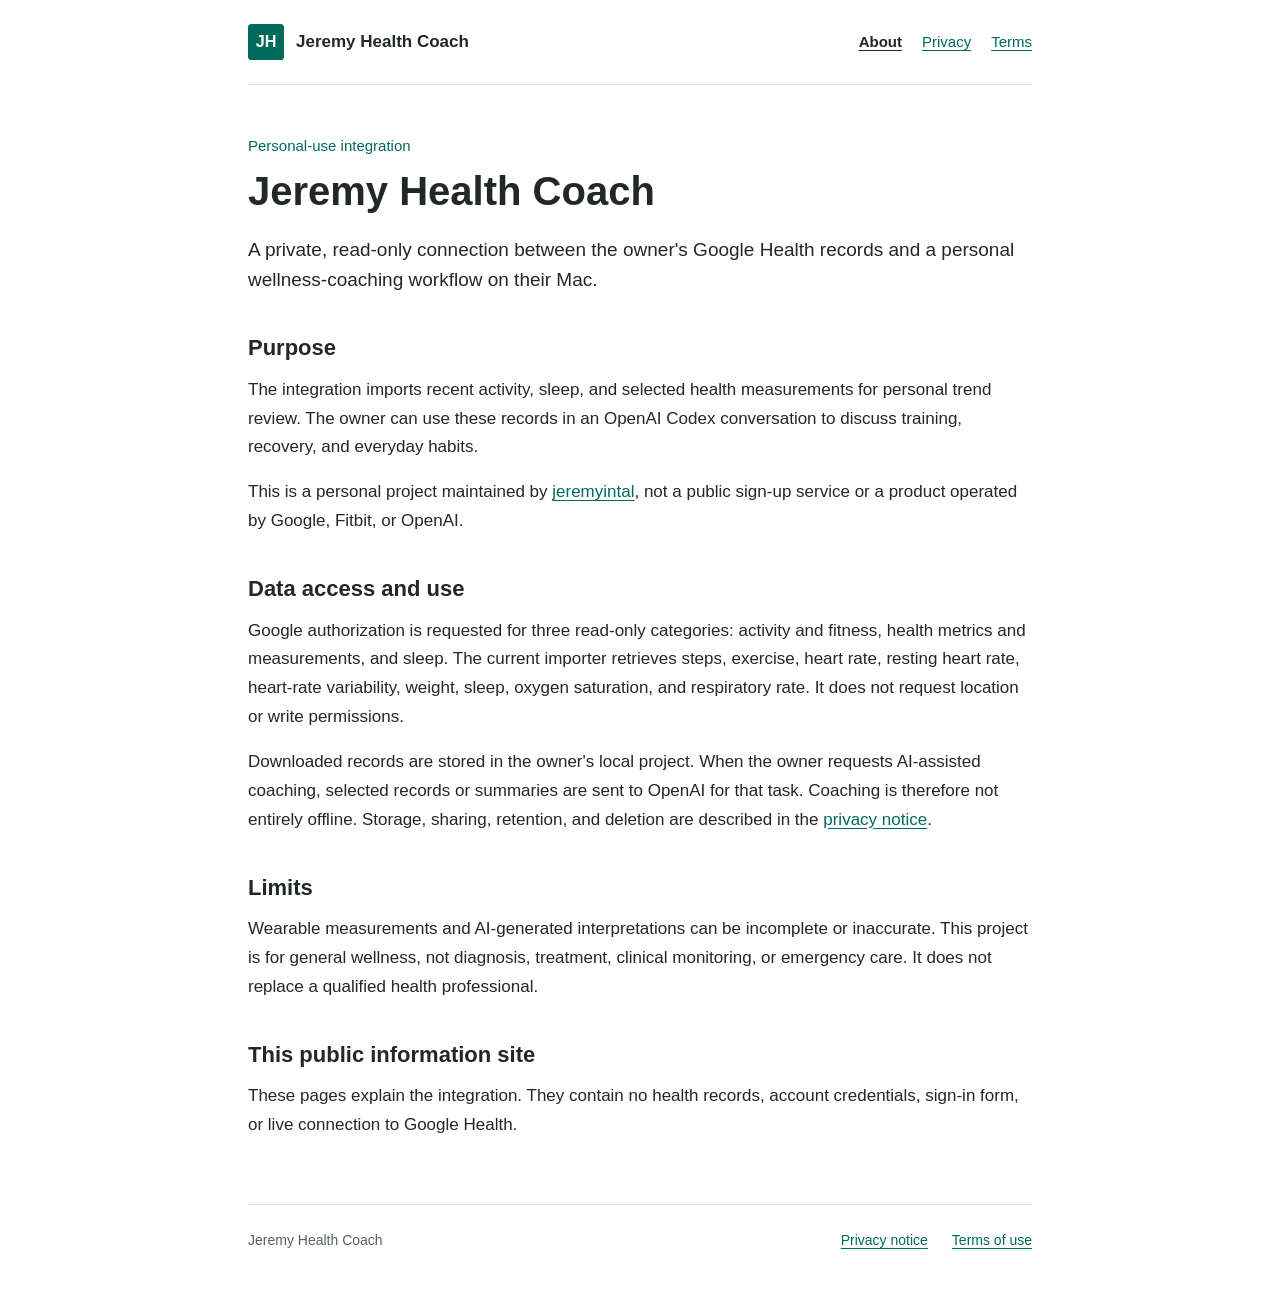
<file: index.html>
<!doctype html>
<html lang="en">
<head>
  <meta charset="utf-8">
  <meta name="viewport" content="width=device-width, initial-scale=1">
  <meta name="robots" content="noindex">
  <meta name="google-site-verification" content="0vWB9KCf04h2dkMfYYV-GWRblfX3JbJvZZoJ4AmL8Bg">
  <meta name="description" content="App information for Jeremy Health Coach, a personal, read-only Google Health integration.">
  <title>Jeremy Health Coach</title>
  <link rel="icon" href="mark.svg" type="image/svg+xml">
  <link rel="stylesheet" href="styles.css">
</head>
<body>
  <a class="skip" href="#main">Skip to content</a>
  <header>
    <a class="brand" href="index.html"><img src="mark.svg" width="36" height="36" alt="">Jeremy Health Coach</a>
    <nav aria-label="Main navigation"><a href="index.html" aria-current="page">About</a><a href="privacy.html">Privacy</a><a href="terms.html">Terms</a></nav>
  </header>
  <main id="main">
    <p class="eyebrow">Personal-use integration</p>
    <h1>Jeremy Health Coach</h1>
    <p class="lead">A private, read-only connection between the owner's Google Health records and a personal wellness-coaching workflow on their Mac.</p>
    <section aria-labelledby="purpose">
      <h2 id="purpose">Purpose</h2>
      <p>The integration imports recent activity, sleep, and selected health measurements for personal trend review. The owner can use these records in an OpenAI Codex conversation to discuss training, recovery, and everyday habits.</p>
      <p>This is a personal project maintained by <a href="https://github.com/jeremyintal">jeremyintal</a>, not a public sign-up service or a product operated by Google, Fitbit, or OpenAI.</p>
    </section>
    <section aria-labelledby="access">
      <h2 id="access">Data access and use</h2>
      <p>Google authorization is requested for three read-only categories: activity and fitness, health metrics and measurements, and sleep. The current importer retrieves steps, exercise, heart rate, resting heart rate, heart-rate variability, weight, sleep, oxygen saturation, and respiratory rate. It does not request location or write permissions.</p>
      <p>Downloaded records are stored in the owner's local project. When the owner requests AI-assisted coaching, selected records or summaries are sent to OpenAI for that task. Coaching is therefore not entirely offline. Storage, sharing, retention, and deletion are described in the <a href="privacy.html">privacy notice</a>.</p>
    </section>
    <section aria-labelledby="limits">
      <h2 id="limits">Limits</h2>
      <p>Wearable measurements and AI-generated interpretations can be incomplete or inaccurate. This project is for general wellness, not diagnosis, treatment, clinical monitoring, or emergency care. It does not replace a qualified health professional.</p>
    </section>
    <section aria-labelledby="public">
      <h2 id="public">This public information site</h2>
      <p>These pages explain the integration. They contain no health records, account credentials, sign-in form, or live connection to Google Health.</p>
    </section>
  </main>
  <footer><span>Jeremy Health Coach</span><a href="privacy.html">Privacy notice</a><a href="terms.html">Terms of use</a></footer>
</body>
</html>
</file>
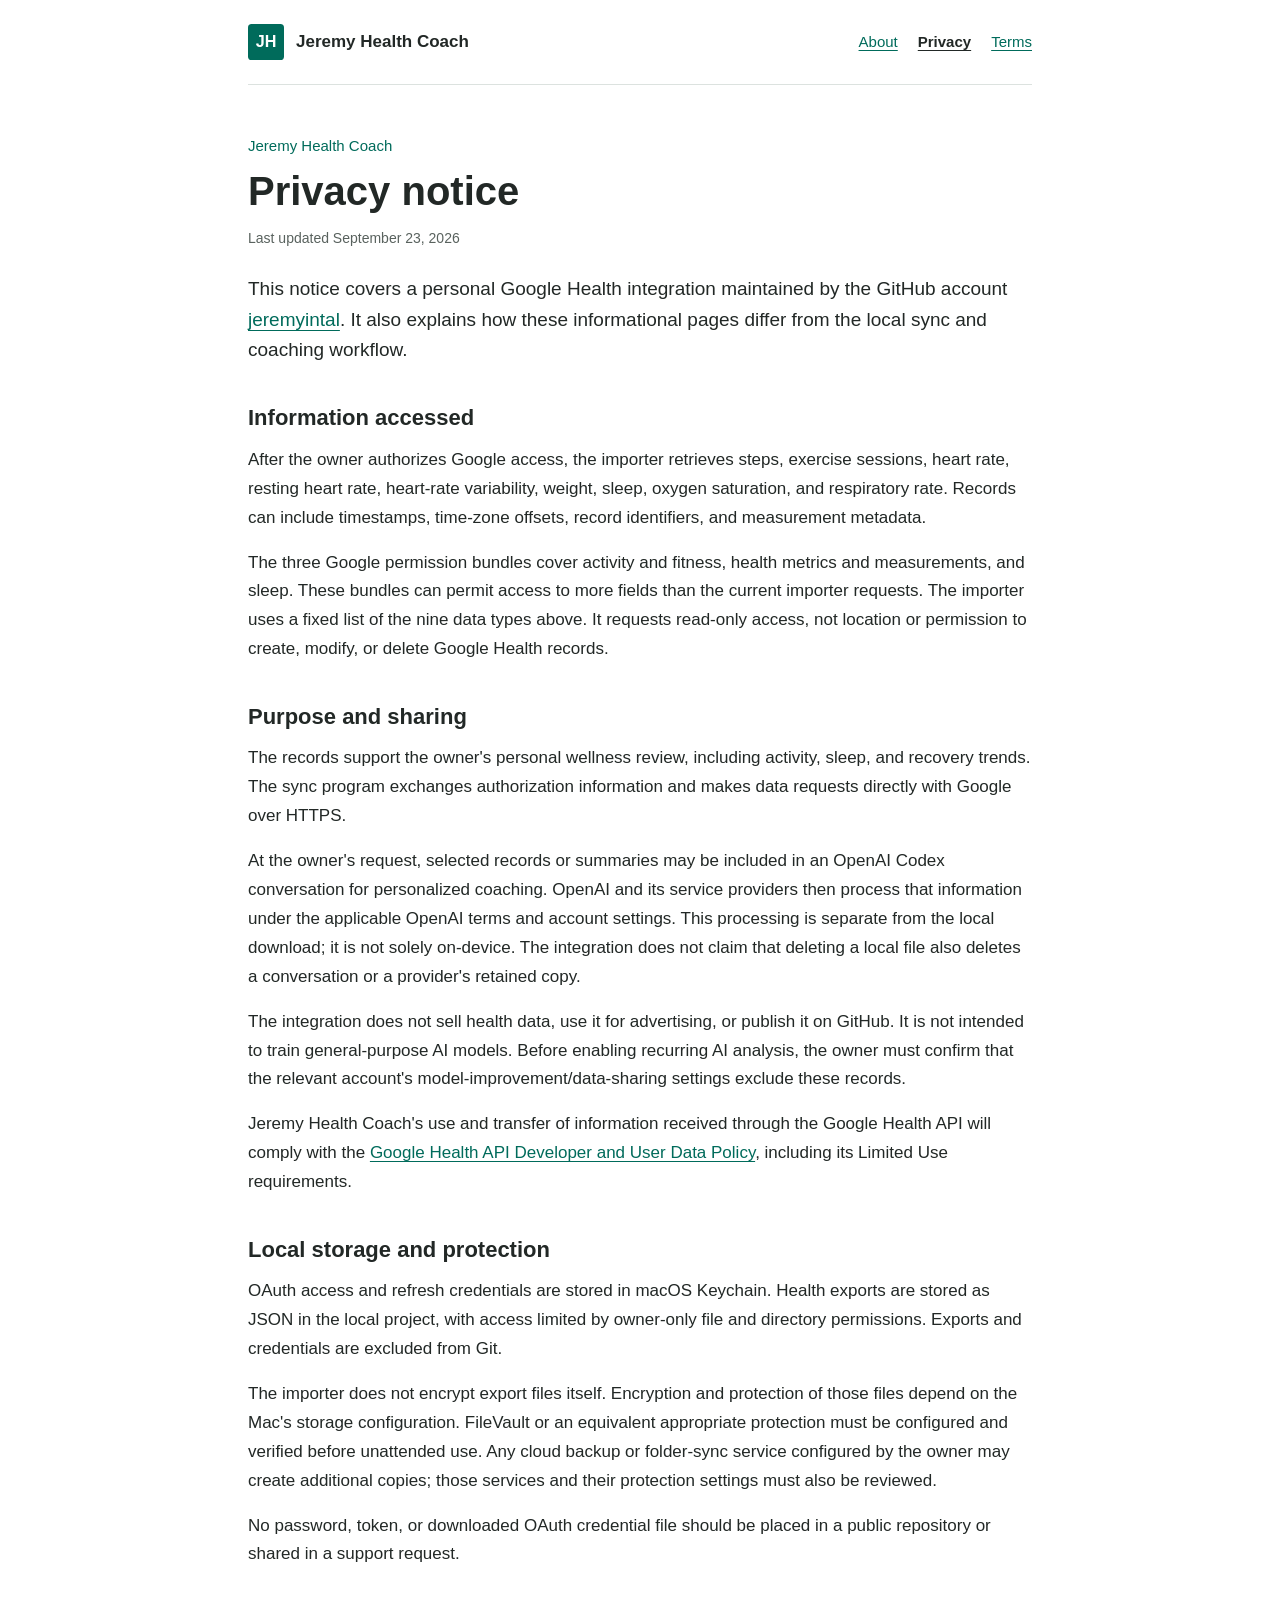
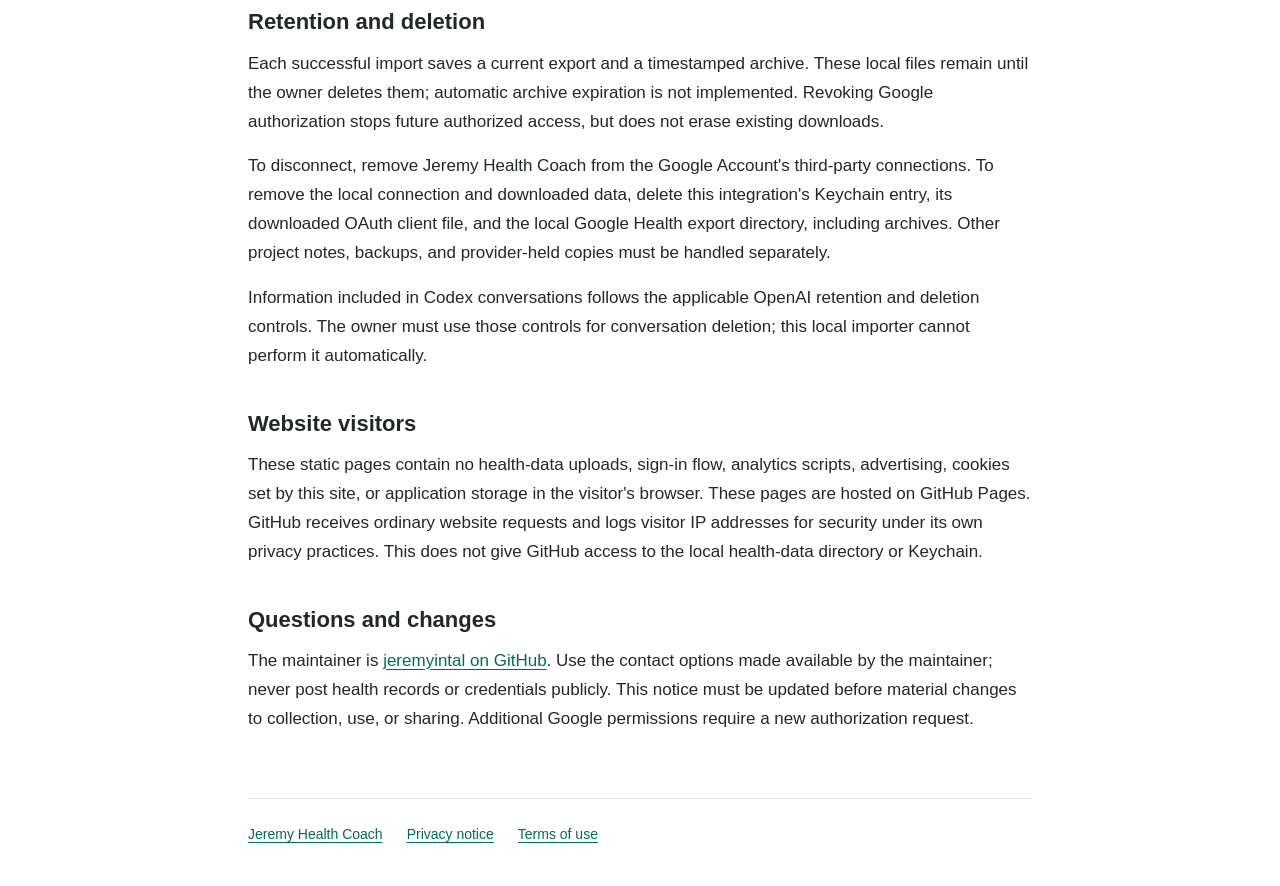
<file: privacy.html>
<!doctype html>
<html lang="en">
<head>
  <meta charset="utf-8">
  <meta name="viewport" content="width=device-width, initial-scale=1">
  <meta name="robots" content="noindex">
  <meta name="description" content="How Jeremy Health Coach accesses, uses, stores, and shares Google Health data.">
  <title>Privacy Notice | Jeremy Health Coach</title>
  <link rel="icon" href="mark.svg" type="image/svg+xml">
  <link rel="stylesheet" href="styles.css">
</head>
<body>
  <a class="skip" href="#main">Skip to content</a>
  <header>
    <a class="brand" href="index.html"><img src="mark.svg" width="36" height="36" alt="">Jeremy Health Coach</a>
    <nav aria-label="Main navigation"><a href="index.html">About</a><a href="privacy.html" aria-current="page">Privacy</a><a href="terms.html">Terms</a></nav>
  </header>
  <main id="main">
    <p class="eyebrow">Jeremy Health Coach</p>
    <h1>Privacy notice</h1>
    <p class="meta">Last updated September 23, 2026</p>
    <p class="lead">This notice covers a personal Google Health integration maintained by the GitHub account <a href="https://github.com/jeremyintal">jeremyintal</a>. It also explains how these informational pages differ from the local sync and coaching workflow.</p>
    <section aria-labelledby="collected">
      <h2 id="collected">Information accessed</h2>
      <p>After the owner authorizes Google access, the importer retrieves steps, exercise sessions, heart rate, resting heart rate, heart-rate variability, weight, sleep, oxygen saturation, and respiratory rate. Records can include timestamps, time-zone offsets, record identifiers, and measurement metadata.</p>
      <p>The three Google permission bundles cover activity and fitness, health metrics and measurements, and sleep. These bundles can permit access to more fields than the current importer requests. The importer uses a fixed list of the nine data types above. It requests read-only access, not location or permission to create, modify, or delete Google Health records.</p>
    </section>
    <section aria-labelledby="use">
      <h2 id="use">Purpose and sharing</h2>
      <p>The records support the owner's personal wellness review, including activity, sleep, and recovery trends. The sync program exchanges authorization information and makes data requests directly with Google over HTTPS.</p>
      <p>At the owner's request, selected records or summaries may be included in an OpenAI Codex conversation for personalized coaching. OpenAI and its service providers then process that information under the applicable OpenAI terms and account settings. This processing is separate from the local download; it is not solely on-device. The integration does not claim that deleting a local file also deletes a conversation or a provider's retained copy.</p>
      <p>The integration does not sell health data, use it for advertising, or publish it on GitHub. It is not intended to train general-purpose AI models. Before enabling recurring AI analysis, the owner must confirm that the relevant account's model-improvement/data-sharing settings exclude these records.</p>
      <p>Jeremy Health Coach's use and transfer of information received through the Google Health API will comply with the <a href="https://developers.google.com/health/policies/health-api-developer-user-data-policy">Google Health API Developer and User Data Policy</a>, including its Limited Use requirements.</p>
    </section>
    <section aria-labelledby="security">
      <h2 id="security">Local storage and protection</h2>
      <p>OAuth access and refresh credentials are stored in macOS Keychain. Health exports are stored as JSON in the local project, with access limited by owner-only file and directory permissions. Exports and credentials are excluded from Git.</p>
      <p>The importer does not encrypt export files itself. Encryption and protection of those files depend on the Mac's storage configuration. FileVault or an equivalent appropriate protection must be configured and verified before unattended use. Any cloud backup or folder-sync service configured by the owner may create additional copies; those services and their protection settings must also be reviewed.</p>
      <p>No password, token, or downloaded OAuth credential file should be placed in a public repository or shared in a support request.</p>
    </section>
    <section aria-labelledby="retention">
      <h2 id="retention">Retention and deletion</h2>
      <p>Each successful import saves a current export and a timestamped archive. These local files remain until the owner deletes them; automatic archive expiration is not implemented. Revoking Google authorization stops future authorized access, but does not erase existing downloads.</p>
      <p>To disconnect, remove Jeremy Health Coach from the Google Account's third-party connections. To remove the local connection and downloaded data, delete this integration's Keychain entry, its downloaded OAuth client file, and the local Google Health export directory, including archives. Other project notes, backups, and provider-held copies must be handled separately.</p>
      <p>Information included in Codex conversations follows the applicable OpenAI retention and deletion controls. The owner must use those controls for conversation deletion; this local importer cannot perform it automatically.</p>
    </section>
    <section aria-labelledby="website">
      <h2 id="website">Website visitors</h2>
      <p>These static pages contain no health-data uploads, sign-in flow, analytics scripts, advertising, cookies set by this site, or application storage in the visitor's browser. These pages are hosted on GitHub Pages. GitHub receives ordinary website requests and logs visitor IP addresses for security under its own privacy practices. This does not give GitHub access to the local health-data directory or Keychain.</p>
    </section>
    <section aria-labelledby="contact">
      <h2 id="contact">Questions and changes</h2>
      <p>The maintainer is <a href="https://github.com/jeremyintal">jeremyintal on GitHub</a>. Use the contact options made available by the maintainer; never post health records or credentials publicly. This notice must be updated before material changes to collection, use, or sharing. Additional Google permissions require a new authorization request.</p>
    </section>
  </main>
  <footer><a href="index.html">Jeremy Health Coach</a><a href="privacy.html" aria-current="page">Privacy notice</a><a href="terms.html">Terms of use</a></footer>
</body>
</html>
</file>
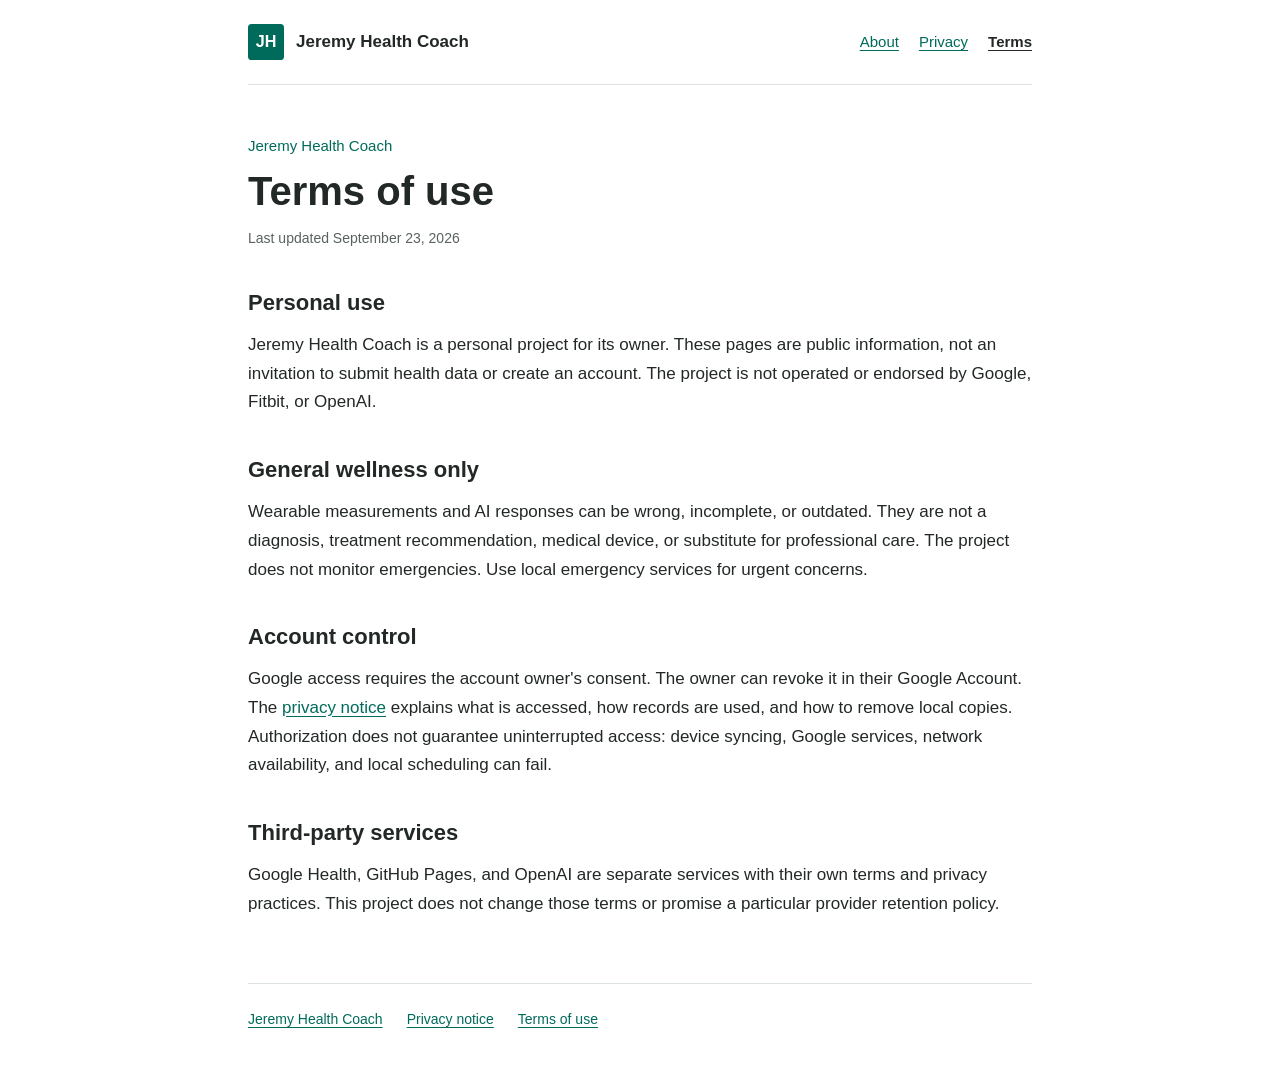
<file: terms.html>
<!doctype html>
<html lang="en">
<head>
  <meta charset="utf-8">
  <meta name="viewport" content="width=device-width, initial-scale=1">
  <meta name="robots" content="noindex">
  <meta name="description" content="Scope and limitations of the Jeremy Health Coach personal-use integration.">
  <title>Terms of Use | Jeremy Health Coach</title>
  <link rel="icon" href="mark.svg" type="image/svg+xml">
  <link rel="stylesheet" href="styles.css">
</head>
<body>
  <a class="skip" href="#main">Skip to content</a>
  <header>
    <a class="brand" href="index.html"><img src="mark.svg" width="36" height="36" alt="">Jeremy Health Coach</a>
    <nav aria-label="Main navigation"><a href="index.html">About</a><a href="privacy.html">Privacy</a><a href="terms.html" aria-current="page">Terms</a></nav>
  </header>
  <main id="main">
    <p class="eyebrow">Jeremy Health Coach</p>
    <h1>Terms of use</h1>
    <p class="meta">Last updated September 23, 2026</p>
    <section aria-labelledby="personal">
      <h2 id="personal">Personal use</h2>
      <p>Jeremy Health Coach is a personal project for its owner. These pages are public information, not an invitation to submit health data or create an account. The project is not operated or endorsed by Google, Fitbit, or OpenAI.</p>
    </section>
    <section aria-labelledby="wellness">
      <h2 id="wellness">General wellness only</h2>
      <p>Wearable measurements and AI responses can be wrong, incomplete, or outdated. They are not a diagnosis, treatment recommendation, medical device, or substitute for professional care. The project does not monitor emergencies. Use local emergency services for urgent concerns.</p>
    </section>
    <section aria-labelledby="control">
      <h2 id="control">Account control</h2>
      <p>Google access requires the account owner's consent. The owner can revoke it in their Google Account. The <a href="privacy.html">privacy notice</a> explains what is accessed, how records are used, and how to remove local copies. Authorization does not guarantee uninterrupted access: device syncing, Google services, network availability, and local scheduling can fail.</p>
    </section>
    <section aria-labelledby="third-parties">
      <h2 id="third-parties">Third-party services</h2>
      <p>Google Health, GitHub Pages, and OpenAI are separate services with their own terms and privacy practices. This project does not change those terms or promise a particular provider retention policy.</p>
    </section>
  </main>
  <footer><a href="index.html">Jeremy Health Coach</a><a href="privacy.html">Privacy notice</a><a href="terms.html" aria-current="page">Terms of use</a></footer>
</body>
</html>
</file>
<file: styles.css>
:root {
  color-scheme: light;
  font-family: -apple-system, BlinkMacSystemFont, "Segoe UI", sans-serif;
  color: #222826;
  background: #fff;
  font-synthesis: none;
  letter-spacing: 0;
}
* { box-sizing: border-box; }
body { margin: 0; font-size: 1.0625rem; line-height: 1.7; }
a { color: #006b5b; text-underline-offset: .2em; overflow-wrap: anywhere; }
a:hover { color: #003e35; }
a:focus-visible { outline: 3px solid #bc473a; outline-offset: 4px; }
header, main, footer { width: min(100% - 3rem, 49rem); margin-inline: auto; }
header { display: flex; justify-content: space-between; align-items: center; flex-wrap: wrap; gap: 1.25rem; padding-block: 1.5rem; border-bottom: 1px solid #dce2df; }
.brand { display: inline-flex; align-items: center; gap: .75rem; font-weight: 650; color: #222826; text-decoration: none; }
.brand img { flex: 0 0 36px; }
nav { display: flex; gap: 1.25rem; flex-wrap: wrap; font-size: .9375rem; }
nav [aria-current="page"] { color: #222826; font-weight: 650; }
main { padding-block: 3rem; }
h1, h2 { line-height: 1.2; overflow-wrap: anywhere; font-weight: 650; }
h1 { font-size: 2.5rem; margin: .5rem 0 1.25rem; }
h2 { font-size: 1.375rem; margin: 0 0 .875rem; }
p { margin: 0 0 1rem; }
.lead { font-size: 1.1875rem; line-height: 1.6; }
.eyebrow { color: #006b5b; font-size: .9375rem; margin: 0; }
.meta { color: #59625e; font-size: .875rem; margin-top: -.5rem; margin-bottom: 1.5rem; }
section { margin-top: 2.5rem; }
footer { display: flex; flex-wrap: wrap; gap: .625rem 1.5rem; border-top: 1px solid #dce2df; padding-block: 1.5rem 2.5rem; font-size: .875rem; }
footer span { margin-right: auto; color: #59625e; }
.skip { position: absolute; left: 1rem; top: -8rem; padding: .5rem 1rem; background: #fff; z-index: 1; }
.skip:focus { top: .5rem; }
@media (max-width: 540px) {
  header, main, footer { width: calc(100% - 2.5rem); }
  header { align-items: flex-start; }
  nav { width: 100%; }
  main { padding-block: 2rem; }
  h1 { font-size: 2.125rem; }
}
@media print {
  .skip, nav { display: none; }
  header, main, footer { width: 100%; }
  body { font-size: 11pt; }
  h1 { font-size: 24pt; }
  section { break-inside: avoid; }
}
</file>
